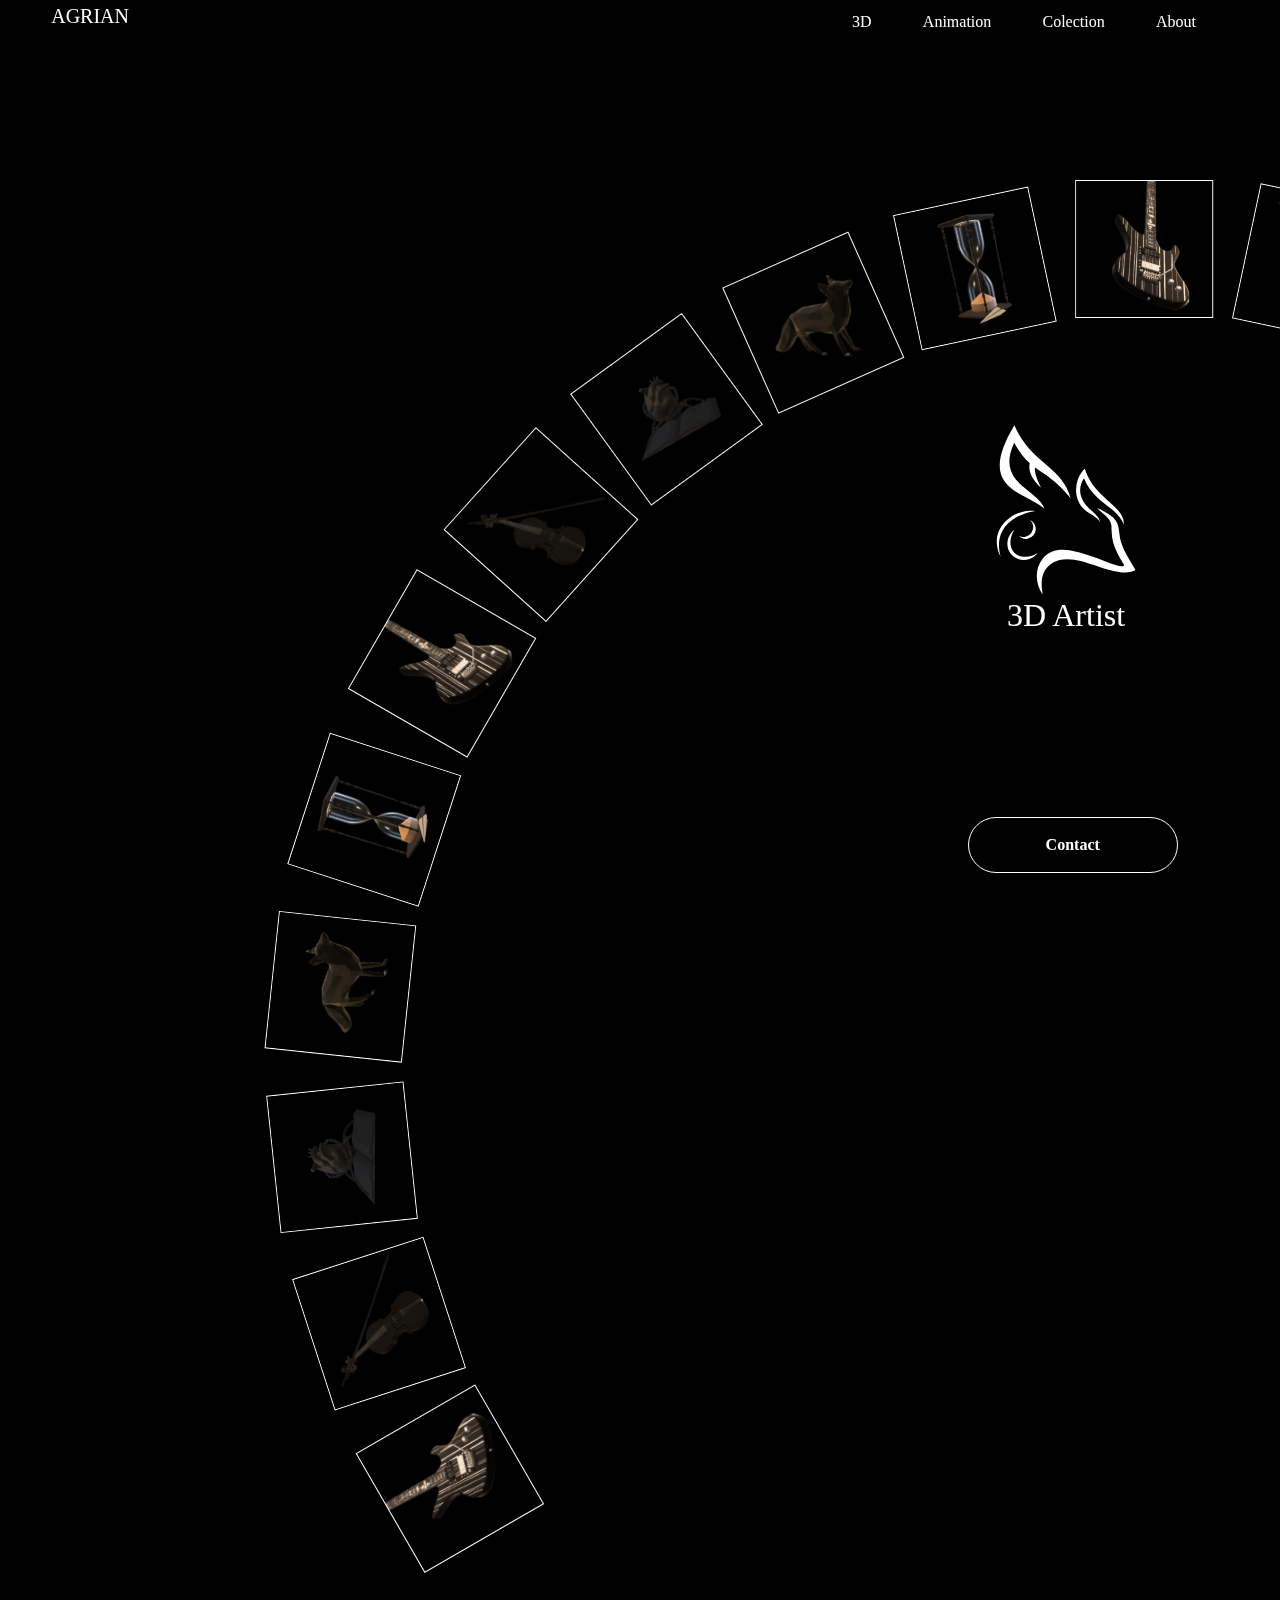
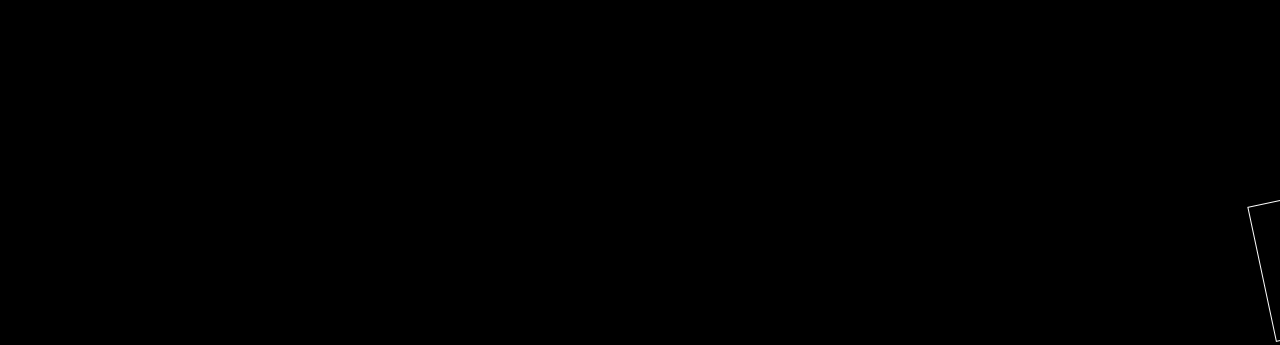
<file: index.html>
<!DOCTYPE html>
<html lang="en">

<head>
  <meta charset="utf-8">
  <meta name="viewport" content="width=device-width, initial-scale=1, shrink-to-fit=no">
  <meta name="author" content="Rifal Agrian gunadi">
  <link href="img/fav.ico" rel="shortcut icon">
  <title>Agrian Design</title>
  <!-- font icons -->
  <!-- Bootstrap + LeadMark main styles -->
  <link rel="stylesheet" href="https://cdnjs.cloudflare.com/ajax/libs/animate.css/4.1.1/animate.min.css" />
  <link rel="stylesheet" href="style.css">
  <link rel="stylesheet" href="mobile.css">
  <link rel="stylesheet" href="brief.css">
  <!-- ok -->
</head>

<body>
  <h1 class="agrian">AGRIAN</h1>
  <!-- <button onclick="closeFullscreen();">Close Fullscreen</button> -->
  <!-- <div id="awal" class="awal">
    <img class="img-awal" src="img/Agrian.svg">
    <h1 class="text-awal">" Welcome To Agrian Design "</h1>
    <button class="open-web" onclick="openFullscreen();">Open</button>
  </div> -->

  <!-- navbar -->
  <div class="welcome">
    <img class="logo" src="img/Agrian.svg">  
    <h1 class="me">3D Artist</h1>
  </div>

  <!-- navbar desktop -->
  <nav class="nav-desktop">
    <ul id="nav" class="nav">
      <a onclick="showPopup(); showPopup3d();" href="#">3D</a>
      <a onclick="showPopup(); showPopupFeeds();" href="#">Animation</a>
      <a onclick="showPopup(); showPopupCreations();" href="#">Colection</a>
      <a onclick="showPopup(); showPopupBanner();" href="#">About</a>
    </ul>
  </nav>
  <!-- navbar desktop-->


  <!-- navbar mobile -->
  <div id="iconNav" onclick="openNavMobile()" class="icon-nav">
    <div class="nav-icon">
      <div class="c1"></div>
      <div class="c2"></div>
      <div class="c3"></div>
    </div>
  </div>
  <div id="navMobile" class="nav-mobile">

    <ul class="ul-nav-mobile">
      <a onclick="showPopup(); showPopup3d();" href="#">3D</a>
      <a onclick="showPopup(); showPopupFeeds();" href="#">Feeds</a>
      <a onclick="showPopup(); showPopupCreations();" href="#">Creations</a>
      <a onclick="showPopup(); showPopupBanner();" href="#">Banner</a>
    </ul>

    <img class="logo-nav" src="img/Agrian.svg">
    <h4 class="text-nav"></h4>
  </div>

  <!-- navbar mobile -->
  <a onclick="showPopup(); showPopupBanner();" class="btn-design">Contact</a>
  <div id="form" class="brief form">
    <img class="logo-brief" src="img/Agrian.svg">
    <button class="btn-close-popup close-brief" onclick="closePopup()">x</button>
    <h1 class="title-brief">AGRIAN DESIGN BRIEF</h1>
    <table>
      <form class="whatsapp-form">
        <tr>
          <td>
            <select id="wa_select">
              <option hidden='hidden' selected='selected' value='default'>Pilih Design</option>
              <option value="Feeds">Feeds</option>
              <option value="Banner">Banner</option>
              <option value="Creations">Creations</option>
              <option value="Logo">Logo</option>
              <option value="Flyers">Flyers</option>
            </select>
          </td>
        </tr>
        <tr>
          <td><input class="validate" id="wa_name" placeholder="Nama" name="name" required="" type="text" value='' />
          </td>
        </tr>
        <tr>
          <td><input class="validate" id="wa_email" placeholder="Email" name="email" required="" type="email"
              value='' /></td>
        </tr>
        <tr>
          <td><input class="validate" id="wa_number" placeholder="Hp/Wa" name="count" required="" type="number"
              value='' /></td>
        </tr>
        <tr>
          <td><input class="validate" id="wa_url" placeholder="Alamat" name="url" required="" type="url" value='' />
          </td>
        </tr>
        <tr>
          <td><button onclick="nextForm()" class="open-web btn-form">Next</button></td>
        </tr>
    </table>

  </div>

  <div id="brief" class="brief" style="position: absolute">
    <img class="logo-brief" src="img/Agrian.svg">
    <h1 class="title-brief">AGRIAN DESIGN BRIEF</h1>
    <h4 class="text-brief">"Silahkan sesuaikan rasa dan tampilan design anda (geser bola ke arah kiri atau kanan)"</h4>
    <button class="btn-close-popup close-brief" onclick="closePopup()">x</button>
    <table>
      <tr>
        <td>Minimalis</td>
        <td> <input type="range" min="1" max="100" value="50" class="slider" id="minToCom"></td>
        <td>Kompleks</td>
      </tr>
      <tr>
        <td>Modern</td>
        <td> <input type="range" min="1" max="100" value="50" class="slider" id="modToCla"></td>
        <td>Klasik</td>
      </tr>
      <tr>
        <td>Ceria</td>
        <td> <input type="range" min="1" max="100" value="50" class="slider" id="plaToSer"></td>
        <td>Serius</td>
      </tr>
      <tr>
        <td>Berisik</td>
        <td> <input type="range" min="1" max="100" value="50" class="slider" id="louToQui"></td>
        <td>Tenang</td>
      </tr>
      <tr>
        <td>Elegan</td>
        <td> <input type="range" min="1" max="100" value="50" class="slider" id="eleToAbs"></td>
        <td>Abstrak</td>
      </tr>
    </table>
    <input class="validate" id='wa_textarea' placeholder='Keterangan (opsional)' maxlength='5000' row='1'
      required="required">
    <table class="btn-table">
      <td><a class="open-web btn-form" onclick="backForm()">Back</a></td>
      <td><a class="send_form open-web btn-form" style="text-decoration: none;" href="javascript:void" type="submit"
          title="Send to Whatsapp">Order</a></td>
      </tr>
      <tr>
      </tr>
    </table>

    <input class="validate" style="display: none;" value="" id="briefCode">


    </form>
  </div>
  <script type="text/javascript">
    var minToCom = document.getElementById('minToCom');
    var modToCla = document.getElementById('modToCla');
    var plaToSer = document.getElementById('plaToSer');
    var louToQui = document.getElementById('louToQui');
    var eleToAbs = document.getElementById('eleToAbs');


    minToCom.oninput = function () {
      briefCode.value = "A" + minToCom.value + "B" + modToCla.value + "C" + plaToSer.value + "D" + louToQui.value + "E" + eleToAbs.value;
    }

    modToCla.oninput = function () {
      briefCode.value = "A" + minToCom.value + "B" + modToCla.value + "C" + plaToSer.value + "D" + louToQui.value + "E" + eleToAbs.value;
    }

    plaToSer.oninput = function () {
      briefCode.value = "A" + minToCom.value + "B" + modToCla.value + "C" + plaToSer.value + "D" + louToQui.value + "E" + eleToAbs.value;
    }

    louToQui.oninput = function () {
      briefCode.value = "A" + minToCom.value + "B" + modToCla.value + "C" + plaToSer.value + "D" + louToQui.value + "E" + eleToAbs.value;
    }

    eleToAbs.oninput = function () {
      briefCode.value = "A" + minToCom.value + "B" + modToCla.value + "C" + plaToSer.value + "D" + louToQui.value + "E" + eleToAbs.value;
    }
  </script>


  <!-- 3d -->
  <!-- <div class="tridi">
    <iframe scrolling="no" src="3d.html" class="iframe-tridi">

    </iframe> 
  </div>   -->
  <!-- 3d -->

  <!-- Feeds -->

 <div   style=";" id="da" class="main-content">
   <iframe id="da" allowfullscreen width="100%" height="100%" loading="lazy" frameborder="0" src="https://p3d.in/e/1hkf3+spin+load"></iframe>
 </div>

  <div  style="left: -100vw;" id="db" class="main-content">
   <iframe allowfullscreen width="100%" height="100%" loading="lazy" frameborder="0" src="https://p3d.in/e/abDru+spin+load"></iframe>
 </div>  

 <div  style="left: -100vw;" id="dc" class="main-content">
   <iframe allowfullscreen width="100%" height="100%" loading="lazy" frameborder="0" src="https://p3d.in/e/DjkkY+spin+load"></iframe>
 </div>

 <div  style="left: -100vw;" id="dd" class="main-content">
 <iframe allowfullscreen width="100%" height="100%" l100%oading="lazy" frameborder="0" src="https://p3d.in/e/BECNU+spin+load"></iframe>
</div>

 <div  style="left: -100vw;" id="de" class="main-content">
<iframe allowfullscreen width="100%" height="100%" loading="lazy" frameborder="0" src="https://p3d.in/e/ZTIs0+spin+load"></iframe>
</div>

  <div class="js-angle-slider" style="z-index:1;"> 
    <!--
    prev,nextボタン
  --><!-- 
  <div class="js-angle-slider__pager">
    <button class="js-angle-slider__prev" type="button">
      prev
    </button>
    <button class="js-angle-slider__next" type="button">
      next
    </button>
  </div>
   -->
    <div class="js-angle-slider__body">

      <div class="js-angle-slider__list" data-slide-angle="12" data-show="7" data-speed="400"
        data-drag-speed-ratio="0.1" data-dots="true">
        <div onclick="dashow()" class="js-angle-slider__item" ><div class="img-2"><img class="img-muter" src="img/syn.jpg"> </div></div>
        <div onclick="dbshow()" class="js-angle-slider__item" ><div class="img-2"><img class="img-muter" src="img/vio.jpg"> </div></div>
        <div onclick="dcshow()" class="js-angle-slider__item" ><div class="img-2"><img class="img-muter" src="img/ht.jpg"> </div></div>
        <div onclick="ddshow()" class="js-angle-slider__item" ><div class="img-2"><img class="img-muter" src="img/fox.jpg"> </div></div>
        <div onclick="deshow()" class="js-angle-slider__item" ><div class="img-2"><img class="img-muter" src="img/san.jpg"> </div></div>
      </div>
    </div>
  </div>

  <!-- lightbox -->
  <div onclick="closePopup()" id="lightbox" class="lightbox"></div>
  <div onclick="closeNav()" id="lightboxMobile" class="lightbox lightbox-mobile"></div>
  <!-- lightbox -->


  <!-- PopUp 3D-->

  <div id="popup3d" class="popup-banner">
    <button id="closePopup" onclick="closePopup()" class="btn-close-popup">x</button>
  </div>

  <div id="popupFeeds" class="popup-banner">
    <button id="closePopup" onclick="closePopup()" class="btn-close-popup">x</button>
    <div class="animations">
        <iframe class="anim" src="https://streamable.com/e/nhzws8?" frameborder="0" allowfullscreen allow="autoplay"></iframe>
        <iframe class="anim" src="https://streamable.com/e/yoi3pt?" frameborder="0" allowfullscreen allow="autoplay"></iframe>
        <iframe class="anim" src="https://streamable.com/e/5ilh95?" frameborder="0" allowfullscreen allow="autoplay"></iframe>
        <iframe class="anim" src="https://streamable.com/e/z0yhit?" frameborder="0" allowfullscreen allow="autoplay"></iframe>
    </div>
  </div>

  <div id="popupCreations" class="popup-banner">
    <button id="closePopup" onclick="closePopup()" class="btn-close-popup">x</button>
  </div>

  <div id="popupBanner" class="popup-banner">
    <button id="closePopup" onclick="closePopup()" class="close-about">x</button>
      <div class="about-background"></div>
      <img src="img/Agrian.svg" class="logo-about">
    <div class="about">
      <h4 class="title-about">About</h4>
      <div class="about-content">
        <p class="text-about" style="margin-right: 1vw;">hello I'm Agrian, I am a 3D artist who creates art objects, visualizes ideas, and also animations.</p>
        <p class="text-about" style="text-align: left; margin-left: 1vw;">I always follow this principle “Good logic! is an enemy of creativeness.”
― Pablo Picasso. So I put my self to less belief to logic things.</p>
      </div>
    </div>


    <div class="contact">
      <table>
        <tr>
          <td><img class="img-con" src="gmail.svg"></td>
          <td><a href="https://mail.google.com/mail/">Rifalagrian@gmail.com<a></td>
        </tr>
        <tr>
          <td><img class="img-con" src="ig.svg"></td>
          <td><a href="https://www.instagram.com/rifalagrian/">Rifalagrian</a></td>
        </tr>
        <tr>
          <td><img class="img-con" src="fb.svg"></td>
          <td><a href="https://www.facebook.com/ragneraz/">Rifal Agrian</a></td>
        </tr>
        <tr>
          <td><img class="img-con" src="wa.svg"></td>
          <td><a href="https://wa.me/qr/EBEOR3T5SBPOO1">+6283106300509</a></td>
        </tr>
      </table>
    </div>
  </div>

  <!-- PopUp -->


  <script src="js/main.js"></script>
  <script src="js/bawah.js"></script>
  <script>

  </script>
  <script src="https://cdnjs.cloudflare.com/ajax/libs/jquery/3.2.1/jquery.min.js"></script>
  <script>
    window.addEventListener("load", function () {
      var bannerNode = document.querySelector('[alt="www.000webhost.com"]').parentNode.parentNode;
      bannerNode.parentNode.removeChild(bannerNode);
    });

    $(document).on('click', '.send_form', function () {
      var input_blanter = document.getElementById('wa_email');

      /* Whatsapp Settings */
      var walink = 'https://web.whatsapp.com/send',
        phone = '6283106300509',
        walink2 = 'Design Order  ',
        text_yes = 'Terkirim.',
        text_no = 'Isi semua Formulir lalu klik Send.';

      /* Smartphone Support */
      if (/Android|webOS|iPhone|iPad|iPod|BlackBerry|IEMobile|Opera Mini/i.test(navigator.userAgent)) {
        var walink = 'whatsapp://send';
      }

      if ("" != input_blanter.value) {

        /* Call Input Form */
        var input_select1 = $("#wa_select :selected").text(),
          input_name1 = $("#wa_name").val(),
          input_email1 = $("#wa_email").val(),
          input_number1 = $("#wa_number").val(),
          input_url1 = $("#wa_url").val(),
          input_textarea1 = $("#wa_textarea").val(),
          input_brief1 = $("#briefCode").val();

        /* Final Whatsapp URL */
        var blanter_whatsapp = walink + '?phone=' + phone + '&text=' + walink2 + '%0A%0A' +
          '*Nama*: ' + input_name1 + '%0A' +
          '*Email* : ' + input_email1 + '%0A' +
          '*Jenis Design* : ' + input_select1 + '%0A' +
          '*No Hp/Wa* : ' + input_number1 + '%0A' +
          '*Alamat* : ' + input_url1 + '%0A' +
          '*Keterangan* : ' + input_textarea1 + '%0A' +
          '*Brief Code* : ' + input_brief1 + '%0A';

        /* Whatsapp Window Open */
        window.open(blanter_whatsapp, '_blank');
        document.getElementById("text-info").innerHTML = '<span class="yes">' + text_yes + '</span>';
      } else {
        document.getElementById("text-info").innerHTML = '<span class="no">' + text_no + '</span>';
      }
    });

if(window.innerHeight > window.innerWidth){
  location.href = "https://agriand.github.io/Grian.github.io/mobile.html"
}

if(window.innerWidth > window.innerHeight){

}

window.matchMedia("(orientation: portrait)").addEventListener("change", e => {
    const portrait = e.matches;

    if (portrait) {
  location.href = "https://agriand.github.io/Grian.github.io/mobile.html"

    } else {
        
    }
});
  </script>
</body>

</html>
</file>
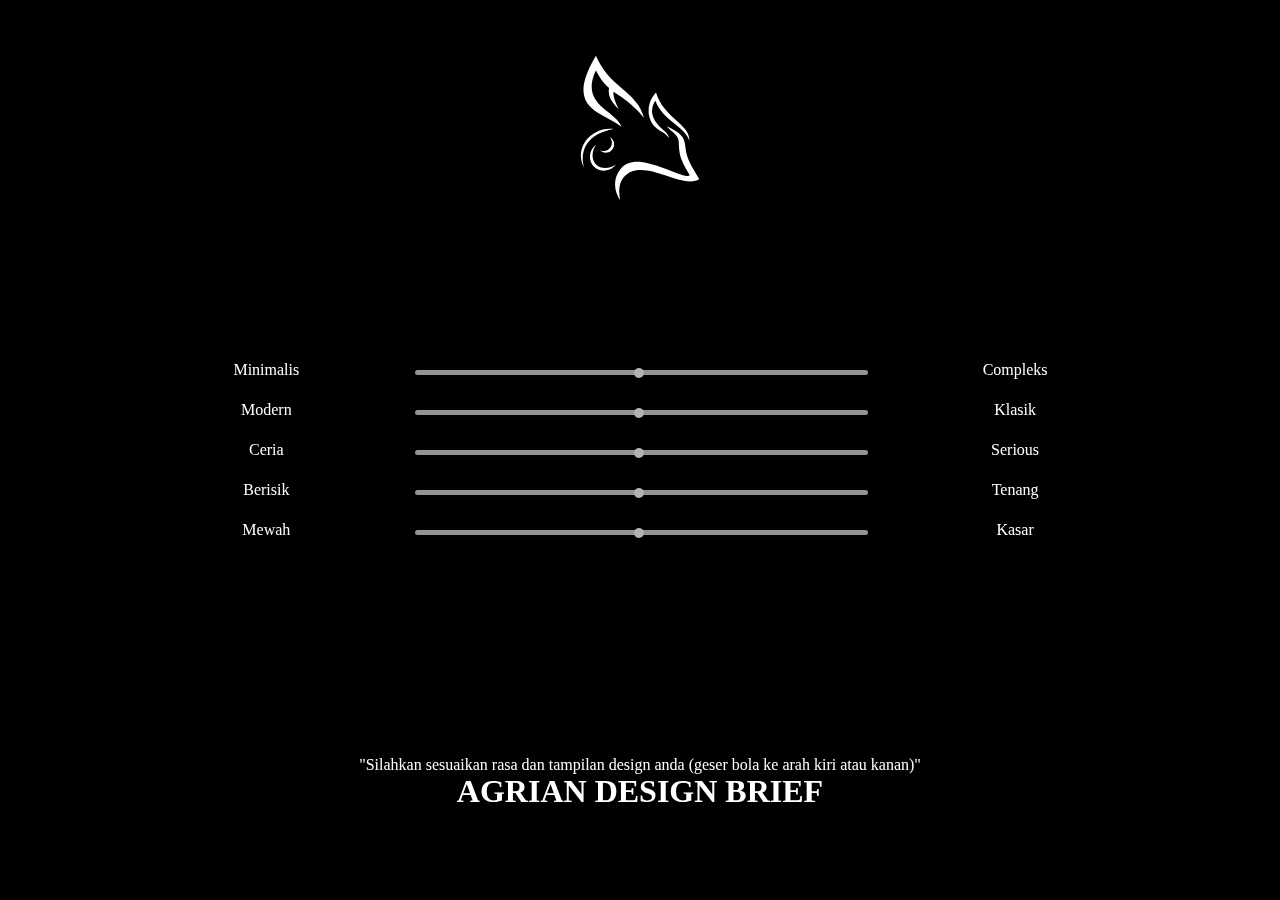
<file: Brief.html>
<!DOCTYPE html>
<html>
<head>
  <meta charset="utf-8">
    <meta name="viewport" content="width=device-width, initial-scale=1, shrink-to-fit=no">
    <meta name="author" content="Rifal Agrian gunadi">
    <link href="img/fav.ico" rel="shortcut icon">
    <title>Agrian Design</title>
    <!-- font icons -->
    <!-- Bootstrap + LeadMark main styles -->
    <link
    rel="stylesheet"
    href="https://cdnjs.cloudflare.com/ajax/libs/animate.css/4.1.1/animate.min.css"
  />
    <link rel="stylesheet" href="swiper.css">
    <link
  rel="stylesheet"
  href="https://cdn.jsdelivr.net/npm/swiper@8/swiper-bundle.min.css"
/>
    <link rel="stylesheet" href="style.css">
    <link rel="stylesheet" href="mobile.css">
<style>
body {
  display: flex;
  justify-content: center;
  align-items: center;
  font-family: candara;
  color: white;
  flex-direction: column;
}

.logo {
  width: 20vw;
  height: 20vw;
  position: absolute;
  top: 0vh;
  left: 40vw;
}

h1, h4 {
  position: absolute;
  width: 100%;
  text-align: center;
  bottom: 10vh;
}

h4 {
  font-weight: lighter;
  bottom: 14vh;
}

.slidecontainer {
  width: 100%;
}

.slider {
  -webkit-appearance: none;
  width: 100%;
  height: 5px;
  border-radius: 5px;
  background: #d3d3d3;
  outline: none;
  opacity: 0.7;
  -webkit-transition: .2s;
  transition: opacity .2s;
}

.slider:hover {
  opacity: 1;
}

.slider::-webkit-slider-thumb {
  -webkit-appearance: none;
  appearance: none;
  width: 10px;
  height: 10px;
  border-radius: 50%;
  background: white;
  cursor: pointer;
}

.slider::-moz-range-thumb {
  width: 25px;
  height: 25px;
  border-radius: 50%;
  background: #04AA6D;
  cursor: pointer;
}

table {
  width: 80%;
  text-align: center;
  left: 10%;
  position: absolute;
}

td {
  padding: 10px;
}

@media (orientation: portrait) {

body {
  padding: 10vw;
}

.logo {
  width: 40vw;
  height: 40vw;
  left: 30vw;
  top: 10vh;
  cursor: pointer;
  transition-duration: 0.5s;
}

.logo:hover {
  transform: rotateZ(45deg);
}

h1 {
  font-size: 1em;
  bottom: 10vh;
}

h4 {
  font-size: 0.7em;
}


  }
</style>
</head>
<body>
  <img class="logo" src="img/Agrian.svg">
    <h1>AGRIAN DESIGN BRIEF</h1>
    <h4>"Silahkan sesuaikan rasa dan tampilan design anda (geser bola ke arah kiri atau kanan)"</h4>
  <table>
    <tr>
      <td>Minimalis</td>
      <td> <input type="range" min="1" max="100" value="50" class="slider" id="myRange"></td>
      <td>Compleks</td>
    </tr>
    <tr>
      <td>Modern</td>
      <td> <input type="range" min="1" max="100" value="50" class="slider" id="myRange"></td>
      <td>Klasik</td>
    </tr>
    <tr>
      <td>Ceria</td>
      <td> <input type="range" min="1" max="100" value="50" class="slider" id="myRange"></td>
      <td>Serious</td>
    </tr>
    <tr>
      <td>Berisik</td>
      <td> <input type="range" min="1" max="100" value="50" class="slider" id="myRange"></td>
      <td>Tenang</td>
    </tr>
    <tr>
      <td>Mewah</td>
      <td> <input type="range" min="1" max="100" value="50" class="slider" id="myRange"></td>
      <td>Kasar</td>
    </tr>
  </table>
<script>
var slider = document.getElementById("myRange");
var output = document.getElementById("demo");
output.innerHTML = slider.value;

slider.oninput = function() {
  output.innerHTML = this.value;
}
</script>
</body>
</html>
</file>
<file: style.css>
html {

}


body {
    font-family: candara;
    color: white;
    -ms-overflow-style: none; /* for Internet Explorer, Edge */
    scrollbar-width: none; /* for Firefox */
    position: fixed;
    width: 100vw;
    height: 100vh;
    background: black;
}

body::-webkit-scrollbar {
    display: none; /* for Chrome, Safari, and Opera */
}

.img-awal {
    width: 20vw;
    height: 20vw;

    box-shadow: rgba(0, 0, 0, 0.4);
}

.text-awal {
    color: white;
    width: 100vw;
    top: 30vh;
    text-align: center;
    font-family: candara;
}

.awal {
    position: absolute;
    z-index: 99999999;
    display: flex;
    justify-content: center;
    align-items: center;
    flex-direction: column;
    transition-delay: 2s;
    transition-duration: 4s;
    width: 100vw;
    height: 100vh;
    background: radial-gradient(circle, #32001c, #2e001f, #290122, #230124, #1d0126, #1a0125, #160124, #120123, #110120, #10001d, #0e001b, #0c0018);
}

.open-web {
    background: transparent;
    border-radius: 20px;
    border: 1px solid white;
    color: white;
    padding: 20px 40px;
    font-weight: bold;
    box-shadow: 4px 4px 4px rgba(0, 0, 0, 0.3);
    transition-duration: 0.3s;
}

.open-web:hover {
    background: rgba(300, 300, 300, 0.7);
    color: rgb(50, 0, 50);
    cursor: pointer;
    box-shadow: 4px 4px 4px rgba(0, 0, 0, 0.3);
}

.about {
    border: 1px solid white;
    width: 80vw;
    height: 80vh;
    padding: 14px;
}

.about-background {
            border-radius: 5px; 
            backdrop-filter: blur(14px); 
            background-color: rgba(20, 20, 20, 0.2); 
  width: 100%;
  height: 100%;
  position: absolute;
  z-index: -2;
}

.close-about {
    width: 3vw;
    height: 3vw;
    cursor: pointer;
    font-weight: bold;
    color: white;
    background: rgba(0, 0, 0, 0.4);
    position: absolute;
    right: 0vw;
    z-index: 24;
}

.close-about:hover {
        box-shadow: 4px 4px 4px rgba(0, 0, 0, 0.4);
    border: 1px solid white;
    font-weight: bolder;
    color: darkmagenta;
    background: white;
}

.about-content {

    display: flex;
    z-index: 24;
    padding: 10vw;
}

.text-about {
    margin-top:  5vh;
    text-align: right;
}

.logo-about {
    top: 4vw;
    box-sizing: border-box;
    width: 10vw;
    height: 10vw;
    position: absolute;
    left: 35vw;
}

.contact {
    position: absolute;
    bottom: 10vh;
    width: 20vw;
    left: 30vw;
}

.img-con {
    width: 4vh;
    height: 4vh;
    background: white;
    border-radius: 10px;
    padding: 5px;
}

a {
    color: white;
}

a:hover {
    color:  gray;
}

td {
    text-align: left;
}

@import url('https://fonts.googleapis.com/css?family=Titillium+Web:400');
/* RESET STYLE */

* {
    box-sizing: border-box;
    margin: 0;
    padding: 0;
}



.utama {
    width: 100vw;
    height: 130vh;
    left: 0;
    top: 0;
    position: absolute;
    z-index: 9999999;
    background: rgba(0, 0, 0, 0.9);
    transition-duration: 1s ;
    transition-delay: 1s;
}

.text-utama {
    font-family: cursive;
    color: white;
    position: absolute;
    top:  40vh;
    width: 60vw;
    left: 20vw;

}

.btn-utama {
    position: absolute;
    top:  53vh;
    color: white;
    width: 20vw;
    left: 40vw;
    padding: 4vh 0vw;
    background: transparent;
    border-radius: 10px;
    border: 1px solid white;
}

.btn-design {
    position: absolute;
    bottom: 3vh;
    right: 8vw;
    border: 1px solid white;
    border-radius: 100px;
    padding: 2vh 6vw;
    cursor: pointer;
    font-weight: bold;
}

.btn-design:hover {
     background: rgba(300, 300, 300, 0.7);
    color: rgb(50, 0, 50);
    cursor: pointer;
    box-shadow: 4px 4px 4px rgba(0, 0, 0, 0.3);
}   

table, tr, td {
    text-align: center;
 /*   background: green;
    border: 1px solid white;*/
}



.validate, textarea, select, option {
    background: transparent;
    border: none;
    outline: none;
    color: white;
    text-align: center;
    padding: 3px;
    border-bottom: 1px solid white;
}

option {
    color: black;
}

.btn-utama:hover {
    background: white;
    color: darkmagenta;
    cursor: pointer;
    font-weight: bold;
}

.animations {
    width: 100%;
    height: 100%;
    padding: 0;
    margin: 0;
    position: absolute;
    /*background: red;*/
}

.anim {
    height: 40%;
    padding: 0;
    margin: 0;
}

.icon-nav {
    display: none;
}




.nav {
    position: absolute;
    z-index: 99;
    padding: 0;
    font-family: candara;
    width: 40vw;
    left: 60vw;
    text-align: center;
    background: transparent;
    display: none;
    position: relative;
    top: -4px;
}

.open {
    display: flex;
    display: -ms-flexbox;
    display: -webkit-flex;
    flex-direction: column;
    -webkit-flex-direction: column;
    opacity: 0;
    -webkit-transform: translateY(-50%);
    transform: translateY(-50%);
    -webkit-animation: 300ms show ease-out forwards;
    animation: 300ms show ease-out forwards;
    position: absolute;
    width: 96vw;
    height: 96vh;
    left: 2vw;
    top:  2vh;
    background: rgba(0, 0, 0, 0.8);
    border-radius: 20px;
    border:  2px solid white;
    overflow: hidden;
    padding: 0 10vw;
    justify-content: center;
    align-items: center;
}
ul a {
    color: white;
    text-decoration:none;
}
ul a:hover {
   border-bottom:  1px solid white;

}


.logo-nav, .text-nav, .nav-mobile {
    display: none;
}

#nav {  
        z-index: 99;
        position: absolute;
        top: 0vw;
        display: -ms-flexbox;
        /* TWEENER - IE 10 */
        display: -webkit-flex;
        /* NEW - Chrome */
        display: flex;
        flex-direction: row;
        justify-content: center;
        -webkit-flex-direction: row;
    }
    .open {
        flex-direction: row;
        -webkit-flex-direction: row;
    }
    ul a {
        border-top: 0;
        padding: 1vw 2vw;
    }

/* ANIMATION */
@-webkit-keyframes show {
    100% {
        opacity: 1;
        -webkit-transform: translateY(0);
        transform: translateY(0);
    }
}

@keyframes show {
    100% {
        opacity: 1;
        -webkit-transform: translateY(0);
        transform: translateY(0);
    }
}

.text1 {
    display: none;
}

.text {
    position: absolute;
    color: white;
    text-align: center; 
    top: 35vh;
    left: 3.2vw;
    font-family: candara;
}


.agrian {
    position: absolute;
    top: 0.4vw;
    left: 4vw;
    font-size: 15pt;
    font-weight: lighter;
    z-index: 1000;
    font-family: candara;
}

.welcome {
    color: white;
    position: absolute;
    padding: 0;
    margin: 0;
    font-family: candara;
    right: 5vw;
    top:  40vh;
    z-index: 2;

}

.me {
    text-align: center;
    top:  -7vh;
    position: relative;
    font-weight: lighter;
}   

.btn-explore {
    position: absolute;
    left: 10%;
    top: 45%;
    width: 80%;
    border-radius: 20px;
    border:  1px solid white;
    background: transparent;
    color:  white;
    height: 20%;
}

.btn-explore:hover {
    background: white;
    color: rgba(40, 4, 40, 1.0);
}

#exampleImage { cursor:zoom-in; }
#exampleImage:-webkit-full-screen { cursor:zoom-out; }
#exampleImage:-moz-full-screen { cursor:zoom-out; }
#exampleImage:-ms-fullscreen { cursor:zoom-out; }
#exampleImage:fullscreen { cursor:zoom-out; }

.container {
    position: absolute;
    top: 20vh;
    left: 10vw;
}


.container-logo:hover {
    border-left: 4px solid white        ;
}

.img-feeds {
    width: 100%;
    height: auto;
}

/*Bawah*/
.js-angle-slider {

}

.js-angle-slider__list {
   position: absolute;
   z-index: 2;
   width: 60vw;
   top: 20vh;
   right: -40vw;
}
.js-angle-slider__list.is-initialized {
  /* visibility: visible; */
}

.js-angle-slider__body {

  position: absolute;
  top: 0vh;
}
.js-angle-slider__list {
  display: flex;
  justify-content: center;
  position: relative;
}
.js-angle-slider__list.is-initialized .js-angle-slider__item {
  position: absolute;
  top: 0;
  left: 0;

}
.js-angle-slider__item {
  flex-shrink: 0;
  width: 20vw;
  height: 20vw;
  padding: 0;
  box-sizing: border-box;
  transform-origin: center bottom;
}
@media screen and (min-width: 640px) {
  .js-angle-slider__item {
    width: 12vw;
    height: 12vw;
    padding: 0;
  }
}

.img-2 {
    width: 90%;
    overflow: hidden;
    /*background: url(img/Logo/bgl.jpg);*/
  /*background: linear-gradient(to bottom right, rgba(10, 30, 80, 1.0), rgba(50, 30, 120, 1.0));*/
    height: 90%;
    border: 0.5px solid white;
    background-size: 100% 100%;
}

.img-2:hover {
    border: 3px solid white;
    box-shadow: 3px 3px 9px rgba(250, 270, 200, 0.4);
}

.js-angle-slider__pager {
  display: flex;
  justify-content: center;
  margin-bottom: 40px;
}

.js-angle-slider__dots-list {
  display: none;
  justify-content: center;
  margin: 50px 0 0;
  padding: 0;
  list-style: none;
}
.js-angle-slider__dots-item {
  margin: 0 10px;
}
.js-angle-slider__dots-button {
  height: 10px;
  width: 10px;
  padding: 0;
  margin: 0;
  border-radius: 50%;
  border: none;
  background: #ccc;
  cursor: pointer;
  transition: background-color .4s;
}
.js-angle-slider__dots-button.is-active {
  background-color: #000;
}



/* テストページ設定 */


img {
  height: auto;
  width: 100%;
  vertical-align: top;
}
p {
  margin-bottom: 50px;
  text-align: center;
}

.lightbox {
    position: absolute;
    z-index: 22;
    background: rgba(0, 0, 0, 0.5);
    width: 200vw;
    border-top-right-radius: 300px;
    border-bottom-right-radius: 300px;
    height: 100vh;
    top: 0;
    cursor: pointer;
    left: -200vw;
    transition-duration: 0.5s;
}

.popup-banner {
    z-index: 26;
    left: -300vh;
    /*border: 1px solid cyan;*/
    top: 14vh;

            backdrop-filter: blur(14px); 
            background-color: rgba(20, 20, 20, 0.2); 
    border:  1px solid white;
    position: absolute;
    transition-duration: 0.3s;
    width: 80vw;
    height: 82vh;
    padding: 0;
}

.btn-close-popup {
    width: 3vw;
    height: 3vw;
    cursor: pointer;
    font-weight: bold;
    color: white;
    background: rgba(0, 0, 0, 0.4);
    position: absolute;
    right: 0vw;
    z-index: 24;
}

.btn-close-popup:hover {
    box-shadow: 4px 4px 4px rgba(0, 0, 0, 0.4);
    border: 1px solid white;
    font-weight: bolder;
    color: darkmagenta;
    background: white;
}

.popup-feeds {  
}

.header-popup {
    color: white;
    font-family: candara;
    border-bottom: 1px solid white;
    position: absolute  ;
}


      #popupFeeds, #popupLogo, #popupBanner {
        transition-duration: 1s;
      }


.tridi {
    position: absolute;
    height: auto;
    top: 60vh;
    width: 80vh;
    z-index: 1;
    background: red;
    padding-bottom: 10vh;
}

.iframe-tridi {
    border: none;
    width: 100%;
    padding-bottom: 10vh;
    height: 100%;
    /* background: green; */
}

.card {
    width: 35vw;
    height: auto;
    /* background-color: red; */
    position: absolute;
    right: 0;
    top: 20vh;

}

.card:hover {
    border-left: 4px solid white;
    border-radius: 10px;
}

.iframe-card {
    width: 100%;
    border: none;
}

.feeds-home {
    width: 18vw;
    height: 18vw;
    left: 30vw;
    top: 15 vh;
    transform: rotateZ(15deg);
}


.main-content {
    width: 60vw;
    height: 110vh;
    position: absolute;
    top: 0vh;
    left: -10vw;
    z-index: 1;
    transition-property: all;
    transition-duration: 1s;
}
</file>
<file: mobile.css>
@media (orientation: portrait) {
  
  .card {
    top: 13vh;
    width: 100vw;
  }


  .welcome {
    top: 10vh;
    left: 3vh;
  }

  .me {
    top:  0vh;
  }

  .agrian {
    top:  4vh;
    left: 4vh;
  }


.main-content {
    width: 120vw;
    height: 80vh;
    position: absolute;
    top: 0vh;
    left: -15vw;
    z-index: -10000;
}

.black {
  width: 100vw;
  height: 30vh;
  background: black;
  position: fixed;
  bottom: 0vh;
}

.pilih {
  position: absolute;
  width: 100vw;
  height: 20vh;
  bottom: 4vh;
}


.card:hover {
    border:none;
}

.container {
    left: 20vw;
    top: 37vh;  
}


.container0 {
  position: absolute;
  top:  5vh;
}

ul a {
    color: white;
    padding-top: 2vh;
    padding-bottom: 2vh;
    font-size: 18px;
    text-decoration:none;
    width: 100%;
    position: relative;
}

.container-logo {
  top:  15vh;
  border: none;
  width: 100vw;
  height: 30vw;
  padding: 0;
}


.js-angle-slider__list {
  top:  0;
}

.js-angle-slider__body {
  position: absolute;
  top: 70vh;
  right: 0;
  width: 100vw  ;
}

.logo {
  top: 3vh;
  left: 2vw;
  width: 15vw;
  height: 15vw;
}

.text {
  display: none;
}

.text1 {
    position: absolute;
    color: white;
    text-align: center;
    top: 15%;
    display: flex;
}

.img-2 {
  border: 0.5px solid white;
  z-index: 1;

}



.welcome-a {
  display: none;
}

.welcome-b {
  display: none;
}


.nav-desktop {
  display: none;
}

.logo-nav {
  display: flex;
  position: absolute;
  width: 30%;
  height: 30%;
  bottom: 0%;
}

.text-nav {
  display: flex;
  position: absolute;
  color: white;
  bottom: 3%;
  height: auto;
  font-family: candara;
  text-align: center;
}

.lightbox-mobile {
  z-index: 19;
  background: rgba(0, 0, 0, 0.5);
}

.lightbox {
  background: rgba(0, 0, 0, 0.8);
}

.ul-nav-mobile {
  display: flex;
  justify-content: center;
  align-items: center;
  flex-direction: column;
  text-align: center;
}

.icon-nav {
  width: 15vw;
  position: absolute;
  height: 15vw;
  right: -4vw;
  z-index: 190;
  top: 3vh;
  right: 2vw;
  display: flex;
  justify-content: center;
  align-items: center;
  flex-direction: column;
  transition-duration: 0.5s;
}

.icon-nav:hover {
  transform: rotateZ(90deg);
}

.nav-icon {
  width: 50%;
  height: 50%;
}

.c1, .c2, .c3 {
  position: relative;
  width: 100%;
  height: 10%;
  background: white;
}

.c1 {
  top:  0%;
}

.c2 {
  top:  30%;
}


.c3 {
  top:  60%;
}

.nav-mobile {
  width: 100vw;
  height: 80vh;
  position: absolute;
  box-shadow: 10vw 0 30px rgba(250, 250, 200, 0.4);
  border-top-left-radius: 140vw;
  border-top-right-radius: 140vw;
  top: 100vh;
  background: rgba(0, 0, 0, 0.8);
  z-index: 21 ;
  display: flex;
  justify-content: center;
  align-items: center;
  flex-direction: column;
  transition-duration: 0.4s;
}

.welcome2 {
  display: inline;
  color: white;
  position: absolute;
}

.img-feeds {
  
} 

.feeds-home {
  width: 50vw;
}

.img-crea {
    height: 30vw;
     border: 3px solid white;
     border-radius: 20px;
    width: 30vw;
    margin-top: 60%;
}

.btn-design {
  scale:  0.7;
  bottom: 3vh;
  border: none;
  left: 10vw;
  z-index: 10;
  text-align: center;
  display: none;
  padding: 1vh 0vw;
}

.btn-close-popup {
  position: absolute;
  box-sizing: border-box;
  width: 10vw;
  height: 10vw;
  position: absolute;
  top: 13vh;
  right: 5vw;
}

.about {

}

.about-content {
  flex-direction: column;
  top: 20vh;
  position: absolute;
}


.logo-about {
  top:  10vw;
  width: 30vw;
  height: 30vw;
  left:  25vw;
}

.text-about {
  margin-top: 0vh;
}


.contact {
    scale: 0.6;
    position: absolute;
    bottom: -5vh;
    width: 20vw;
    left: 15vw;
}

}
</file>
<file: brief.css>
.brief {
  width: 90vw;
  height: 90vh;
  left: 200vw;
  top: 5vh;
  border-radius: 20px;
  z-index: 56;
  background: rgba(0, 0, 0, 0.9);
  position: relative;
  display: flex;
  justify-content: center;
  align-items: center;
  flex-direction: column;
  transition-duration: 1s;
  box-shadow: 10vw 0 30px rgba(250, 250, 200, 0.4);;
  padding: 0;
}

.logo-brief {
  position: relative;
  width: 8vw;
  height: 8vw;

}

.title-brief, .text-brief {
  position: relative;
  width: 100%;
  text-align: center;
  font-size: 1em;
}

.text-brief {
  font-weight: lighter;
}


.close-brief {
  position: absolute;
  top: 3vh;
  right: 3vh;
}

.form {
  left: 100vw;
}

.slidecontainer {
  width: 100%;
}

.slider {
  -webkit-appearance: none;
  width: 100%;
  height: 5px;
  border-radius: 5px;
  background: #d3d3d3;
  outline: none;
  opacity: 0.7;
  -webkit-transition: .2s;
  transition: opacity .2s;
}

.slider:hover {
  opacity: 1;
}

.slider::-webkit-slider-thumb {
  -webkit-appearance: none;
  appearance: none;
  width: 10px;
  height: 10px;
  border-radius: 50%;
  background: white;
  cursor: pointer;
}

.slider::-moz-range-thumb {
  width: 25px;
  height: 25px;
  border-radius: 50%;
  background: #04AA6D;
  cursor: pointer;
}

td {
  padding: 1vh;
}

table {
  width: 90%;
  text-align: center;
  left: 5%;
}

.btn-table {
  margin-top: 7vh;
}

.btn-form {
  position: relative;
  margin: 7vh;
}



@media (orientation: portrait) {
table {
    margin: 10vw 0;
}

td {
  padding: 2vw;
}

.brief {
  width: 90%;
  height: 90%;
  left: 200vw;
  padding: 0;
  top: 5vh;
}

.form {
  left: 100vw;
}

.logo-brief {
  width: 25vw;
  height: 25vw;
  position: relative;
  cursor: pointer;
  transition-duration: 0.5s;
  margin: 0;
}


.title-brief {
  margin: 0;
}

.text-brief {
  padding: 2vw 10vw;
}

.btn-table {
  margin-top: 6vh;
}

.btn-form {
  margin: 0;
  position: relative;
}

.close-brief {

}

  }
</file>
